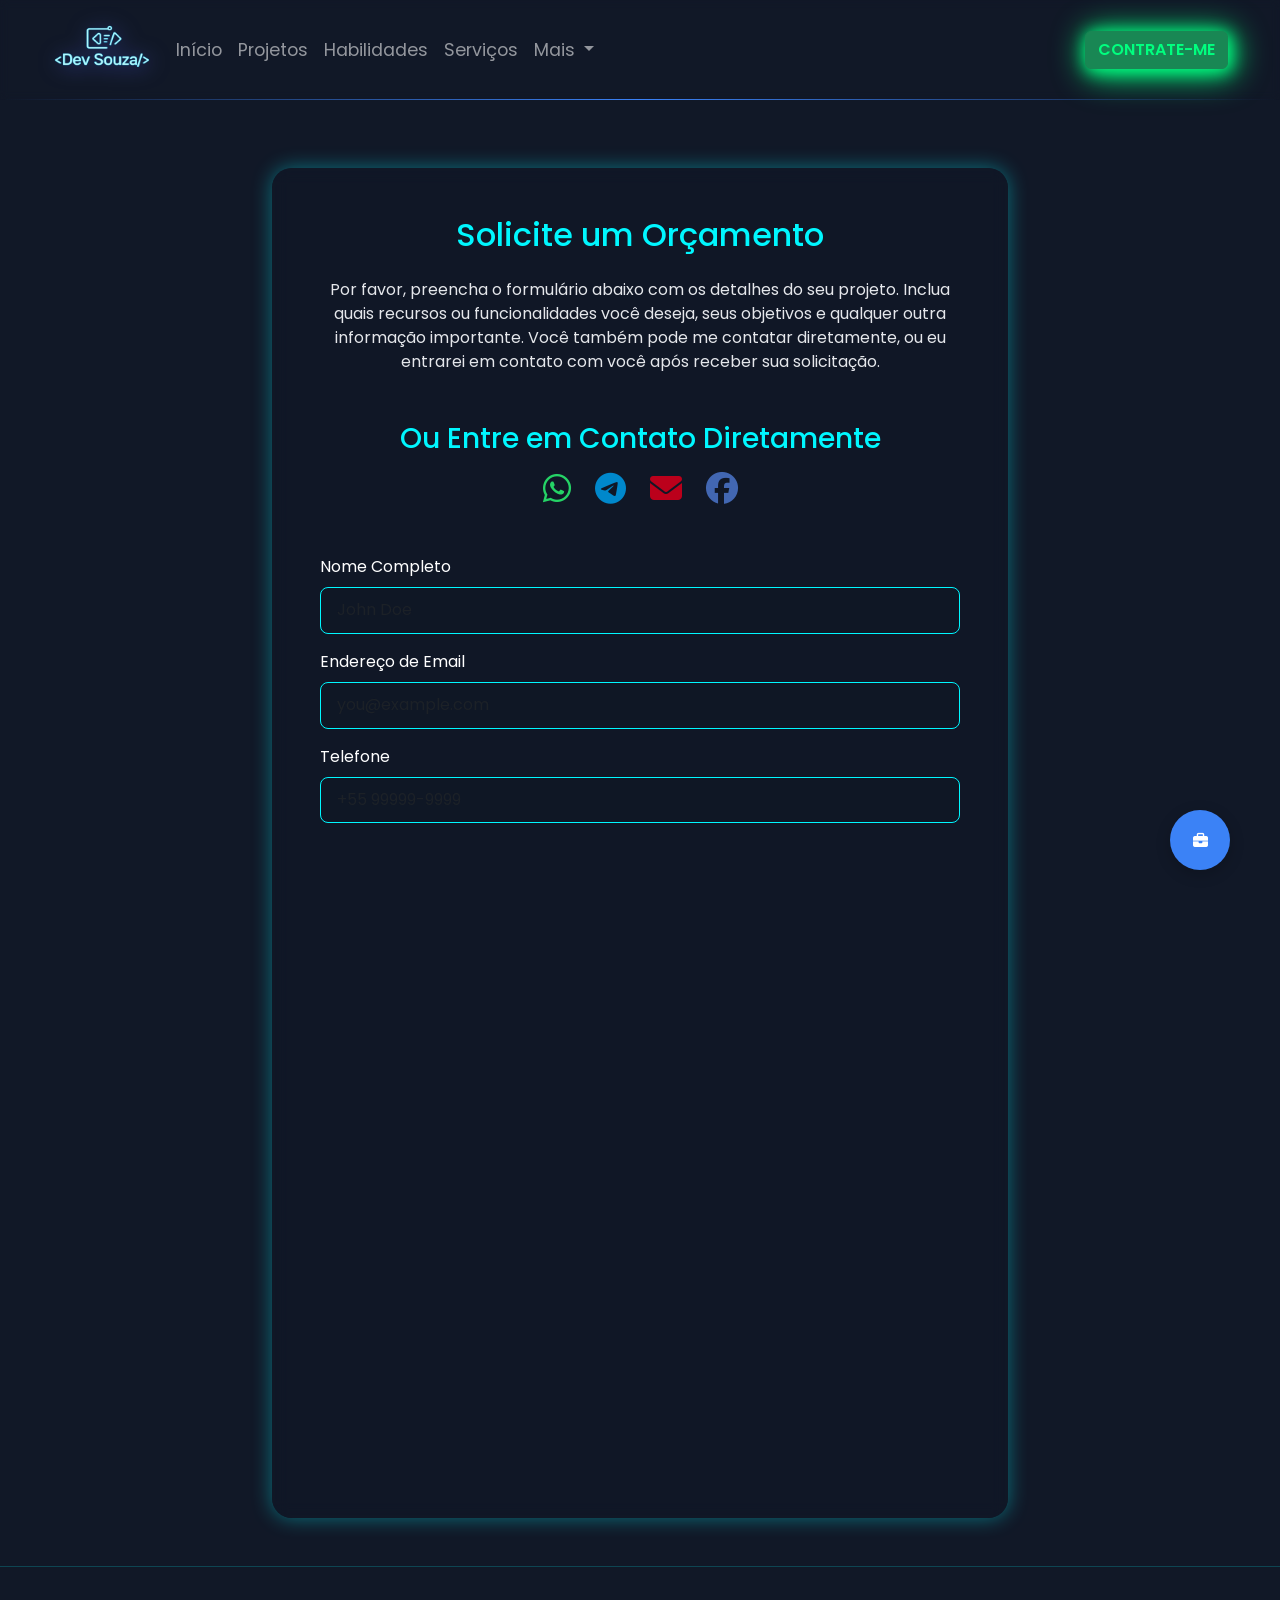
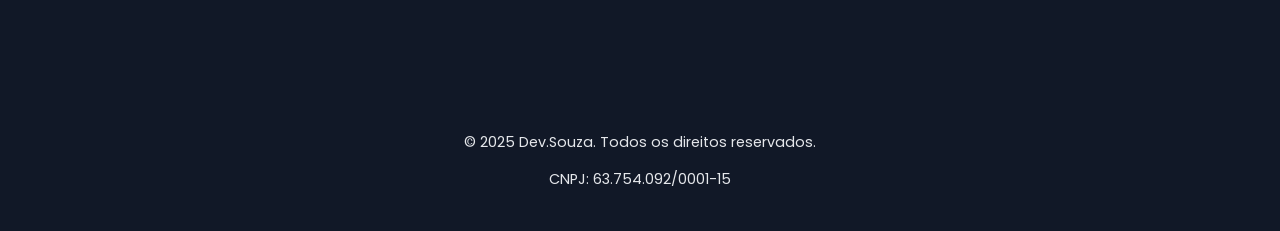
<file: budget.html>
<!DOCTYPE html>
<html>
    <head>
        <meta charset="utf-8">
        <meta http-equiv="X-UA-Compatible" content="IE=edge">
        <title>Dev.Souza | Orçamento</title>
        <meta name="description" content="">
        <meta name="viewport" content="width=device-width, initial-scale=1">
        
        <!-- Bootstrap CSS -->
        <link href="https://cdn.jsdelivr.net/npm/bootstrap@5.0.2/dist/css/bootstrap.min.css" rel="stylesheet" 
              integrity="sha384-EVSTQN3/azprG1Anm3QDgpJLIm9Nao0Yz1ztcQTwFspd3yD65VohhpuuCOmLASjC" crossorigin="anonymous">
        <!-- AOS CSS -->
        <link href="https://unpkg.com/aos@2.3.1/dist/aos.css" rel="stylesheet">
        <!-- Custom CSS -->
        <link rel="stylesheet" href="css/style.css">
        <!-- Font Awesome -->
        <link rel="stylesheet" href="https://cdnjs.cloudflare.com/ajax/libs/font-awesome/6.5.1/css/all.min.css">
        <style>
            .contact-icon-link {
                transition: transform 0.3s ease;
            }
            .contact-icon-link:hover {
                transform: scale(1.2);
            }
        </style>
    </head>
    <body>
        <header>
            <nav class="navbar navbar-expand-lg bg-transparent navbar-dark custom-navbar sticky-navbar">
                <div class="container-fluid">
                    <a class="navbar-brand" href="index.html">
                        <img src="images/logosouza3.png" width="150" height="150" alt="Dev.Souza">
                    </a>
                    <button class="navbar-toggler" type="button" data-bs-toggle="collapse" data-bs-target="#navbarSupportedContent"
                        aria-controls="navbarSupportedContent" aria-expanded="false" aria-label="Toggle navigation">
                        <span class="navbar-toggler-icon"></span>
                    </button>
                    <div class="collapse navbar-collapse" id="navbarSupportedContent">
                        <ul class="navbar-nav me-auto mb-2 mb-lg-0">
                            <li class="nav-item">
                                <a class="nav-link" aria-current="page" href="index.html">Início</a>
                            </li>
                            <li class="nav-item">
                                <a class="nav-link" href="projects.html">Projetos</a>
                            </li>
                            <li class="nav-item">
                                <a class="nav-link" href="index.html#technologies">Habilidades</a>
                            </li>
                            <li class="nav-item">
                                <a class="nav-link" href="index.html#services">Serviços</a>
                            </li>
                            <li class="nav-item dropdown">
                                <a class="nav-link dropdown-toggle" href="#" role="button" data-bs-toggle="dropdown" aria-expanded="false">
                                    Mais
                                </a>
                                <ul class="dropdown-menu dropdown-menu-dark">
                                    <li><a class="dropdown-item" href="index.html#about">Sobre</a></li>
                                    <li><a class="dropdown-item" href="#" target="_blank">Blog</a></li>
                                    <li><hr class="dropdown-divider"></li>
                                    <li><a class="dropdown-item" href="https://github.com/LinuxEater/" target="_blank">GitHub</a></li>
                                </ul>
                            </li>
                        </ul>
                        <a href="budget.html" id="hire-me" class="btn btn-outline-success active">CONTRATE-ME</a>
                    </div>
                </div>
            </nav>
        </header>

        <section id="orcamentos" class="py-5" style="background-color: #111827; color: #fff;">
            <div class="container">
                <div class="row justify-content-center">
                    <div class="col-lg-8 col-md-10">
                        <div class="quote-card p-5 rounded" data-aos="zoom-in">
                            <h2 class="text-center mb-4" style="color: #00f7ff;">Solicite um Orçamento</h2>
                            <p class="text-center mb-5" style="color: #e5e7eb;">Por favor, preencha o formulário abaixo com os detalhes do seu projeto. Inclua quais recursos ou funcionalidades você deseja, seus objetivos e qualquer outra informação importante. Você também pode me contatar diretamente, ou eu entrarei em contato com você após receber sua solicitação.</p>
        
                            <div class="contact-info-banner text-center mb-5" data-aos="fade-up" data-aos-delay="100">
                                <h3 style="color: #00f7ff;">Ou Entre em Contato Diretamente</h3>
                                <div class="d-flex justify-content-center gap-4 mt-3">
                                    <a href="https://wa.me/5538998189765" target="_blank" class="contact-icon-link">
                                        <i class="fab fa-whatsapp fa-2x" style="color: #25D366;"></i>
                                    </a>
                                    <a href="https://t.me/moisessoss" target="_blank" class="contact-icon-link">
                                        <i class="fab fa-telegram fa-2x" style="color: #0088CC;"></i>
                                    </a>
                                    <a href="mailto:moisessouzasantos001@gmail.com" class="contact-icon-link">
                                        <i class="fas fa-envelope fa-2x" style="color: #BB001B;"></i>
                                    </a>
                                    <a href="https://www.facebook.com/profile.php?id=100011995308814" target="_blank" class="contact-icon-link">
                                        <i class="fab fa-facebook fa-2x" style="color: #4267B2;"></i>
                                    </a>
                                </div>
                            </div>
                            <form class="quote-form" action="budget_success.html">
                                <div class="mb-3" data-aos="fade-up" data-aos-delay="100">
                                    <label for="fullName" class="form-label">Nome Completo</label>
                                    <input type="text" class="form-control" id="fullName" placeholder="John Doe" required>
                                </div>
                                <div class="mb-3" data-aos="fade-up" data-aos-delay="200">
                                    <label for="emailAddress" class="form-label">Endereço de Email</label>
                                    <input type="email" class="form-control" id="emailAddress" placeholder="you@example.com" required>
                                </div>
                                <div class="mb-3" data-aos="fade-up" data-aos-delay="300">
                                    <label for="phone" class="form-label">Telefone</label>
                                    <input type="tel" class="form-control" id="phone" placeholder="+55 99999-9999">
                                </div>
                                <div class="mb-3" data-aos="fade-up" data-aos-delay="400">
                                    <label for="projectType" class="form-label">Tipo de Projeto</label>
                                    <select class="form-select" id="projectType" required>
                                        <option selected disabled value="">Selecione um tipo de projeto</option>
                                        <option value="web_development">Desenvolvimento Web</option>
                                        <option value="mobile_development">Desenvolvimento Mobile</option>
                                        <option value="ui_ux_design">UI/UX Design</option>
                                        <option value="rpa_development">Desenvolvimento RPA</option>
                                        <option value="bots_chatbots_development">Desenvolvimento de Bots & Chatbots</option>
                                        <option value="consulting">Consultoria</option>
                                    </select>
                                </div>
                                <div class="mb-3" data-aos="fade-up" data-aos-delay="500">
                                    <label for="projectDetails" class="form-label">Detalhes do Projeto</label>
                                    <textarea class="form-control" id="projectDetails" rows="5" placeholder="Descreva seu projeto, funcionalidades desejadas e objetivos. Você também pode fazer perguntas. Irei analisar e entrar em contato." required></textarea>
                                </div>
                                <div class="mb-3" data-aos="fade-up" data-aos-delay="600">
                                    <label for="estimatedBudget" class="form-label">Orçamento Estimado (Opcional)</label>
                                    <input type="text" class="form-control" id="estimatedBudget" placeholder="Ex: R$1000 - R$5000">
                                </div>
                                <div class="mb-3" data-aos="fade-up" data-aos-delay="700">
                                    <label for="projectDeadline" class="form-label">Prazo do Projeto (Opcional)</label>
                                    <input type="date" class="form-control" id="projectDeadline">
                                </div>
                                <div class="mb-4" data-aos="fade-up" data-aos-delay="800">
                                    <label for="paymentMethod" class="form-label">Método de Pagamento Preferido</label>
                                    <select class="form-select" id="paymentMethod">
                                        <option selected disabled value="">Selecione um método de pagamento</option>
                                        <option value="wise">Wise</option>
                                        <option value="picpay">PicPay</option>
                                        <option value="pagseguro">PagSeguro</option>
                                        <option value="pix">Pix</option>
                                        <option value="mercadopago">MercadoPago</option>
                                    </select>
                                </div>
                                <div class="d-grid" data-aos="fade-up" data-aos-delay="900">
                                    <button type="submit" class="btn btn-neon">Enviar Pedido de Orçamento</button>
                                </div>
                            </form>
                        </div>
                    </div>
                </div>
            </div>
        </section>

        <!-- Footer e Scripts -->
        <footer id="footer" class="site-footer py-4" style="background-color: #111827; color: #e5e7eb;">
            <div class="container text-center">
                <h3 style="color: #00f7ff; text-shadow: 0 0 8px rgba(0,247,255,0.5);" data-aos="fade-up">Dev.Souza</h3>
                <ul class="footer-links list-unstyled d-flex justify-content-center gap-4 mt-3 mb-3" data-aos="fade-up" data-aos-delay="100">
                    <li><a href="index.html#about" class="footer-link">Sobre</a></li>
                    <li><a href="index.html#services" class="footer-link">Serviços</a></li>
                    <li><a href="index.html#technologies" class="footer-link">Tecnologias</a></li>
                    <li><a href="index.html#faq" class="footer-link">FAQ</a></li>
                    <li><a href="index.html#contact" class="footer-link">Contato</a></li>
                </ul>
                <div class="social-links mb-3 d-flex justify-content-center gap-4" data-aos="fade-up" data-aos-delay="200">
                    <a href="https://github.com/LinuxEater" target="_blank"><i class="fab fa-github fa-2x"></i></a>
                    <a href="https://www.linkedin.com/in/mois%C3%A9s-souza-santos/" target="_blank"><i class="fab fa-linkedin fa-2x"></i></a>
                    <a href="https://t.me/moisessoss" target="_blank"><i class="fab fa-telegram fa-2x"></i></a>
                    <a href="https://wa.me/5538998189765" target="_blank"><i class="fab fa-whatsapp fa-2x"></i></a>
                    <a href="https://www.instagram.com/moises123bbb/" target="_blank"><i class="fab fa-instagram fa-2x"></i></a>
                    <a href="https://www.facebook.com/profile.php?id=100011995308814" target="_blank"><i class="fab fa-facebook fa-2x"></i></a>
                </div>
                <p style="font-size: 0.9rem;">&copy; 2025 Dev.Souza. Todos os direitos reservados.</p>
                <p style="font-size: 0.9rem;">CNPJ: 63.754.092/0001-15</p>
            </div>
        </footer>

        <!-- Scripts -->
        <script src="https://cdn.jsdelivr.net/npm/bootstrap@5.0.2/dist/js/bootstrap.bundle.min.js" 
                integrity="sha384-MrcW6ZMFYlzcLA8Nl+NtUVF0sA7MsXsP1UyJoMp4YLEuNSfAP+JcXn/tWtIaxVXM" crossorigin="anonymous"></script>
        <script src="https://unpkg.com/aos@2.3.1/dist/aos.js"></script>
        <script src="js/script.js" defer></script>
        <script src="js/particles.min.js" defer></script>
        <script src="js/app.js" defer></script>
        <script>
            AOS.init();
        </script>
        <!-- Floating Button -->
        <a href="projects.html" class="float-btn">
            <span class="float-btn-tooltip">Veja meus principais projetos</span>
            <i class="fa-solid fa-briefcase"></i>
        </a>
    </body>
</html>
</file>
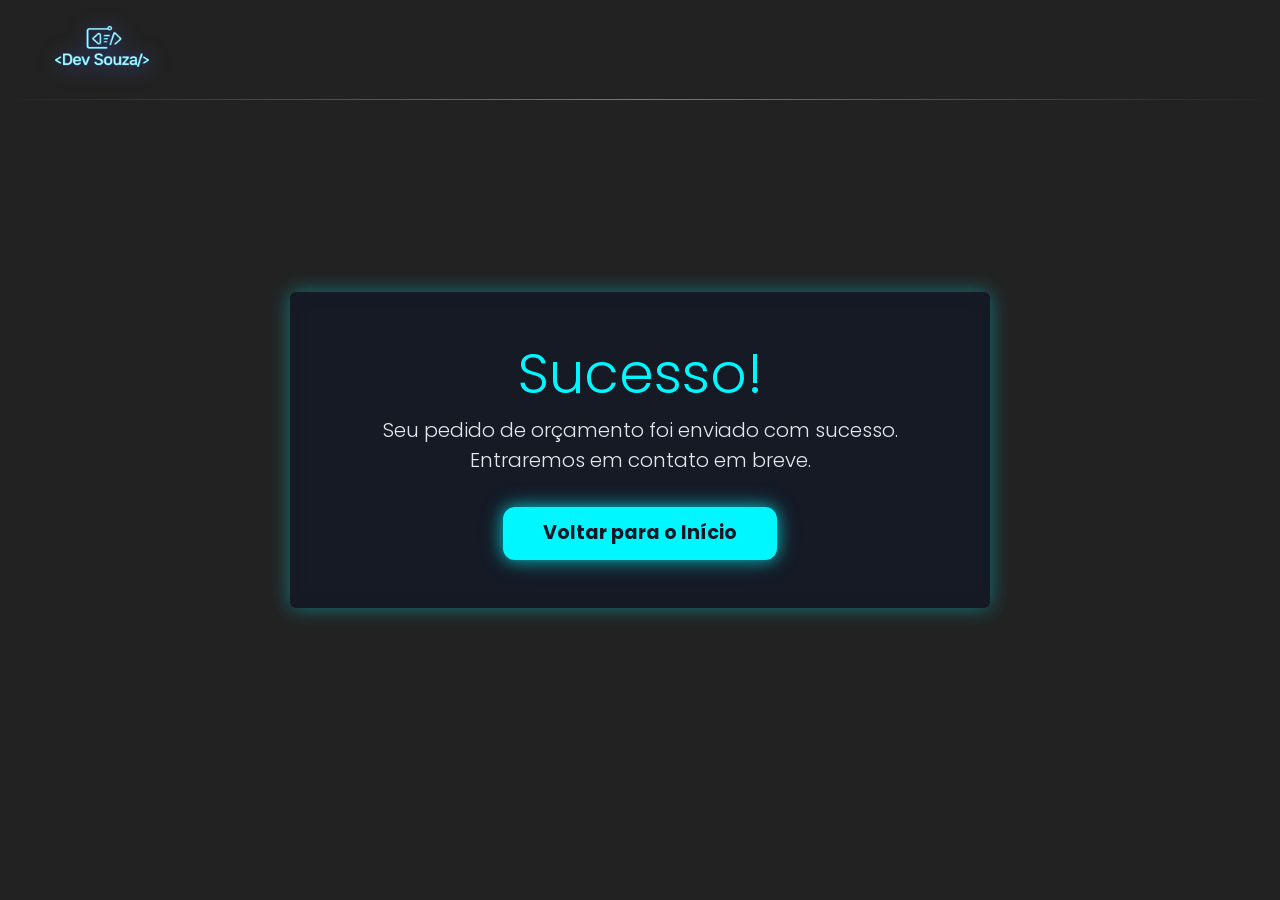
<file: budget_success.html>
<!DOCTYPE html>
<html>
<head>
    <meta charset="utf-8">
    <meta http-equiv="X-UA-Compatible" content="IE=edge">
    <title>Dev.Souza | Orçamento Enviado</title>
    <meta name="description" content="">
    <meta name="viewport" content="width=device-width, initial-scale=1">
    <link href="https://cdn.jsdelivr.net/npm/bootstrap@5.0.2/dist/css/bootstrap.min.css" rel="stylesheet" integrity="sha384-EVSTQN3/azprG1Anm3QDgpJLIm9Nao0Yz1ztcQTwFspd3yD65VohhpuuCOmLASjC" crossorigin="anonymous">
    <link rel="stylesheet" href="css/style.css">
</head>
<body>
    <header>
        <nav class="navbar navbar-expand-lg bg-transparent navbar-dark custom-navbar sticky-navbar">
            <div class="container-fluid">
                <a class="navbar-brand" href="index.html"><img src="images/logosouza3.png" width="150" height="150" atl="Dev.Souza"></a>
            </div>
        </nav>
    </header>

    <section class="success-section py-5 pt-5" style="background-color: #222; color: #fff; min-height: 100vh; display: flex; align-items: center; justify-content: center;">
        <div class="container text-center">
            <div class="success-card mx-auto p-5 rounded" style="max-width: 700px; background: rgba(17, 24, 39, 0.7); backdrop-filter: blur(8px); box-shadow: 0 0 20px rgba(0,247,255,0.4);">
                <h1 class="display-4" style="color: #00f7ff;">Sucesso!</h1>
                <p class="lead" style="color: #e5e7eb;">Seu pedido de orçamento foi enviado com sucesso. Entraremos em contato em breve.</p>
                <a href="index.html" class="btn btn-neon mt-3">Voltar para o Início</a>
            </div>
        </div>
    </section>

    <script src="https://unpkg.com/aos@2.3.1/dist/aos.js"></script>
    <script>
        AOS.init();
    </script>
</body>
</html>
</file>
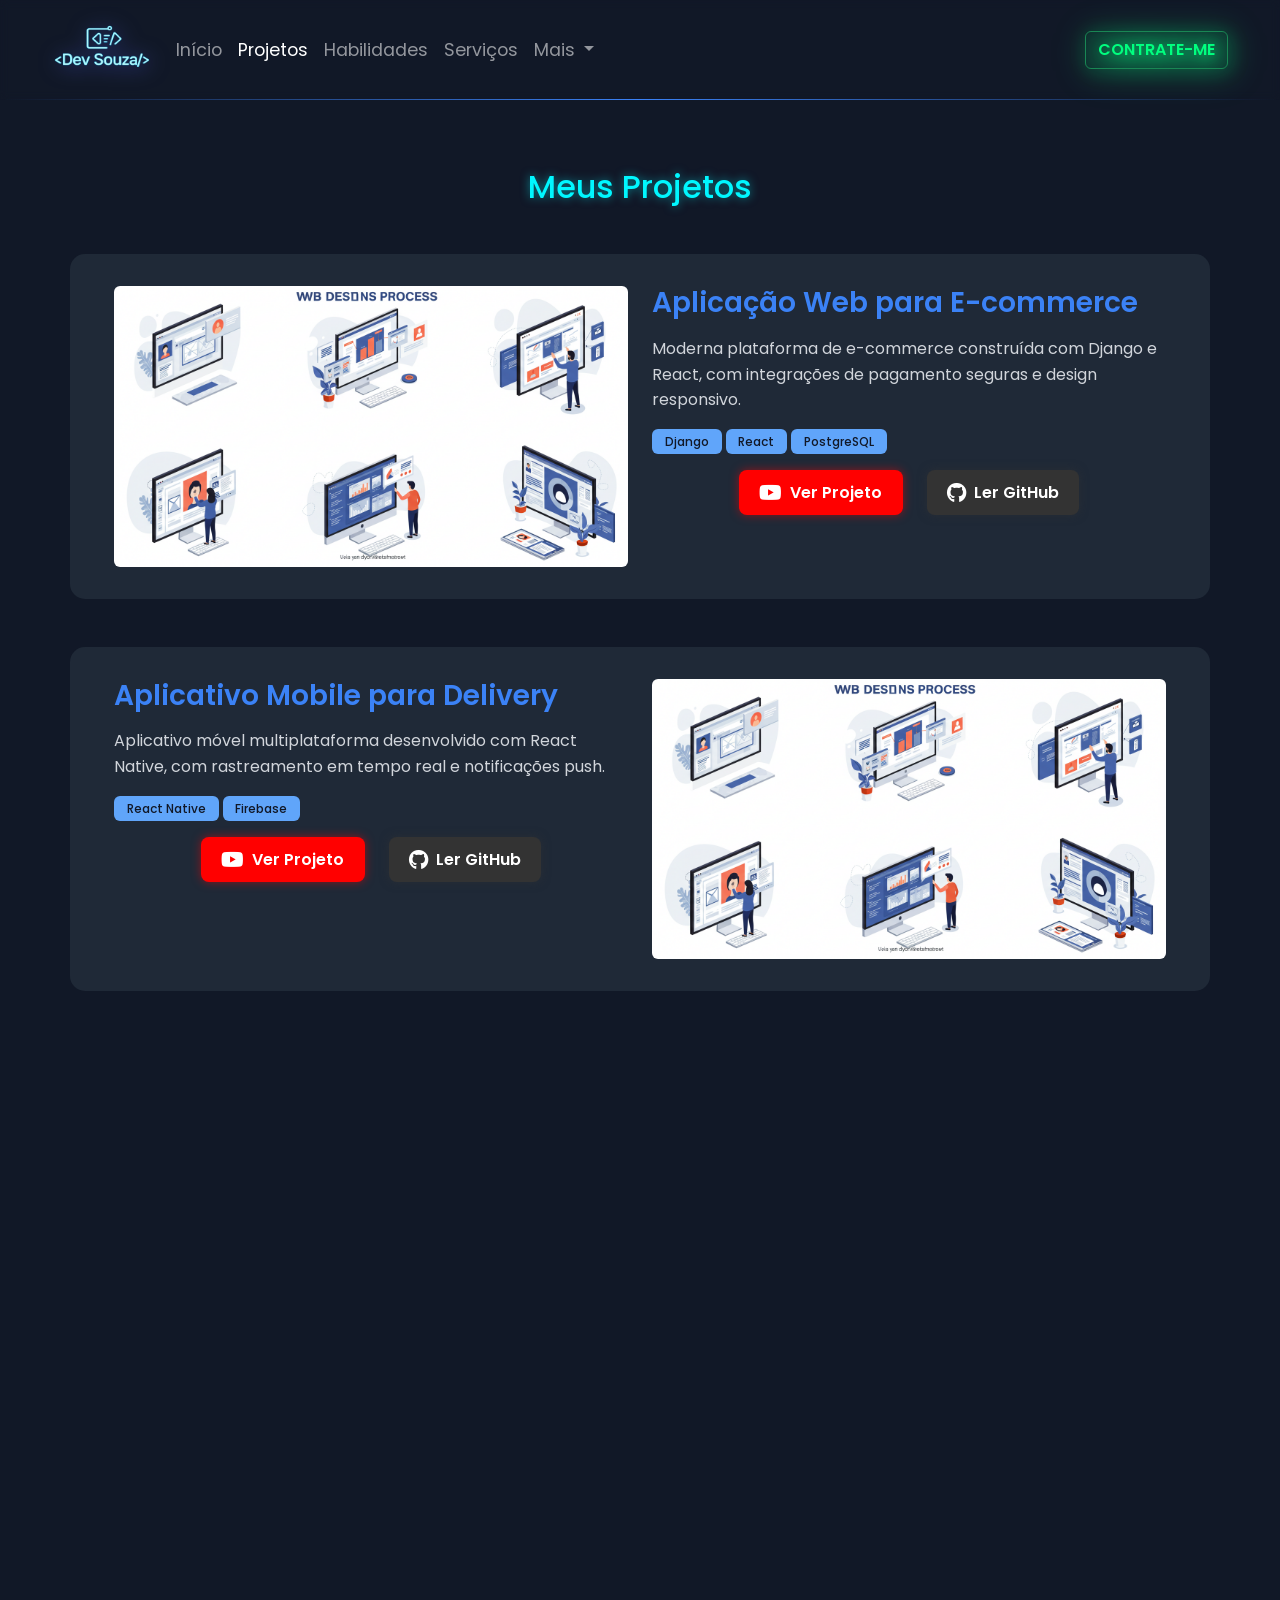
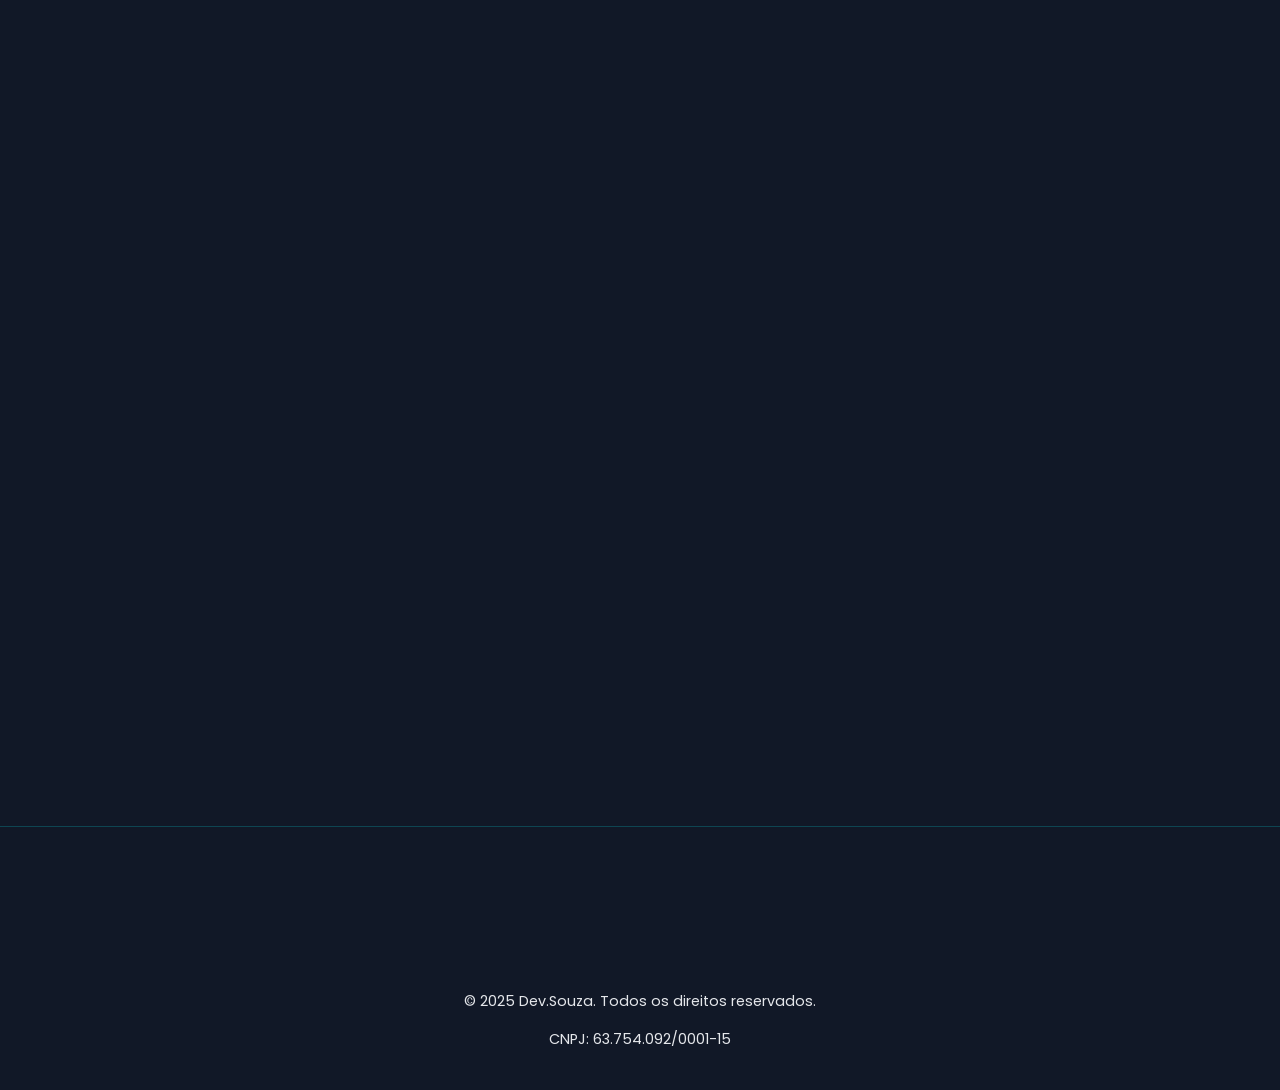
<file: projects.html>
<!DOCTYPE html>
<html>
    <head>
        <meta charset="utf-8">
        <meta http-equiv="X-UA-Compatible" content="IE=edge">
        <title>Dev.Souza | Projetos</title>
        <meta name="description" content="">
        <meta name="viewport" content="width=device-width, initial-scale=1">
        
        <!-- Bootstrap CSS -->
        <link href="https://cdn.jsdelivr.net/npm/bootstrap@5.0.2/dist/css/bootstrap.min.css" rel="stylesheet" 
              integrity="sha384-EVSTQN3/azprG1Anm3QDgpJLIm9Nao0Yz1ztcQTwFspd3yD65VohhpuuCOmLASjC" crossorigin="anonymous">
        <!-- AOS CSS -->
        <link href="https://unpkg.com/aos@2.3.1/dist/aos.css" rel="stylesheet">
        <!-- Custom CSS -->
        <link rel="stylesheet" href="css/style.css">
        <!-- Font Awesome -->
        <link rel="stylesheet" href="https://cdnjs.cloudflare.com/ajax/libs/font-awesome/6.5.1/css/all.min.css">
    </head>
    <body class="project-page">
        <header>
            <nav class="navbar navbar-expand-lg bg-transparent navbar-dark custom-navbar sticky-navbar">
                <div class="container-fluid">
                    <a class="navbar-brand" href="index.html">
                        <img src="images/logosouza3.png" width="150" height="150" alt="Dev.Souza">
                    </a>
                    <button class="navbar-toggler" type="button" data-bs-toggle="collapse" data-bs-target="#navbarSupportedContent"
                        aria-controls="navbarSupportedContent" aria-expanded="false" aria-label="Toggle navigation">
                        <span class="navbar-toggler-icon"></span>
                    </button>
                    <div class="collapse navbar-collapse" id="navbarSupportedContent">
                        <ul class="navbar-nav me-auto mb-2 mb-lg-0">
                            <li class="nav-item">
                                <a class="nav-link" aria-current="page" href="index.html">Início</a>
                            </li>
                            <li class="nav-item">
                                <a class="nav-link active" href="projects.html">Projetos</a>
                            </li>
                            <li class="nav-item">
                                <a class="nav-link" href="index.html#technologies">Habilidades</a>
                            </li>
                            <li class="nav-item">
                                <a class="nav-link" href="index.html#services">Serviços</a>
                            </li>
                            <li class="nav-item dropdown">
                                <a class="nav-link dropdown-toggle" href="#" role="button" data-bs-toggle="dropdown" aria-expanded="false">
                                    Mais
                                </a>
                                <ul class="dropdown-menu dropdown-menu-dark">
                                    <li><a class="dropdown-item" href="index.html#about">Sobre</a></li>
                                    <li><a class="dropdown-item" href="#" target="_blank">Blog</a></li>
                                    <li><hr class="dropdown-divider"></li>
                                    <li><a class="dropdown-item" href="https://github.com/LinuxEater/" target="_blank">GitHub</a></li>
                                </ul>
                            </li>
                        </ul>
                        <a href="budget.html" id="hire-me" class="btn btn-outline-success">CONTRATE-ME</a>
                    </div>
                </div>
            </nav>
        </header>

        <section id="projects" class="py-5" style="margin-top: 120px;">
            <div class="container">
                <h2 class="projects-title text-center mb-5" data-aos="fade-up">Meus Projetos</h2>

                <!-- Project 1 -->
                <div class="row project-section mb-5" data-aos="fade-right">
                    <div class="col-md-6">
                        <img src="images/project1.jpg" class="img-fluid rounded" alt="Project 1">
                    </div>
                    <div class="col-md-6">
                        <h3 class="project-title">Aplicação Web para E-commerce</h3>
                        <p class="project-description">Moderna plataforma de e-commerce construída com Django e React, com integrações de pagamento seguras e design responsivo.</p>
                        <div class="technologies-used">
                            <span class="badge bg-secondary">Django</span>
                            <span class="badge bg-secondary">React</span>
                            <span class="badge bg-secondary">PostgreSQL</span>
                        </div>
                        <div class="project-buttons mt-3">
                            <a href="#" class="btn btn-youtube me-2"><i class="fab fa-youtube fa-lg"></i> Ver Projeto</a>
                            <a href="#" class="btn btn-github"><i class="fab fa-github fa-lg"></i> Ler GitHub</a>
                        </div>
                    </div>
                </div>

                <!-- Project 2 -->
                <div class="row project-section mb-5" data-aos="fade-left">
                    <div class="col-md-6 order-md-2">
                        <img src="images/project1.jpg" class="img-fluid rounded" alt="Project 2">
                    </div>
                    <div class="col-md-6 order-md-1">
                        <h3 class="project-title">Aplicativo Mobile para Delivery</h3>
                        <p class="project-description">Aplicativo móvel multiplataforma desenvolvido com React Native, com rastreamento em tempo real e notificações push.</p>
                        <div class="technologies-used">
                            <span class="badge bg-secondary">React Native</span>
                            <span class="badge bg-secondary">Firebase</span>
                        </div>
                        <div class="project-buttons mt-3">
                            <a href="#" class="btn btn-youtube me-2"><i class="fab fa-youtube fa-lg"></i> Ver Projeto</a>
                            <a href="#" class="btn btn-github"><i class="fab fa-github fa-lg"></i> Ler GitHub</a>
                        </div>
                    </div>
                </div>

                <!-- Project 3 -->
                <div class="row project-section mb-5" data-aos="fade-right">
                    <div class="col-md-6">
                        <img src="images/project1.jpg" class="img-fluid rounded" alt="Project 3">
                    </div>
                    <div class="col-md-6">
                        <h3 class="project-title">Ferramenta de Automação RPA</h3>
                        <p class="project-description">Solução de automação de processos robóticos usando Python e frameworks RPA para automatizar tarefas de negócios repetitivas.</p>
                        <div class="technologies-used">
                            <span class="badge bg-secondary">Python</span>
                            <span class="badge bg-secondary">RPA</span>
                        </div>
                        <div class="project-buttons mt-3">
                            <a href="#" class="btn btn-youtube me-2"><i class="fab fa-youtube fa-lg"></i> Ver Projeto</a>
                            <a href="#" class="btn btn-github"><i class="fab fa-github fa-lg"></i> Ler GitHub</a>
                        </div>
                    </div>
                </div>

                <!-- Project 4 -->
                <div class="row project-section mb-5" data-aos="fade-left">
                    <div class="col-md-6 order-md-2">
                        <img src="images/project1.jpg" class="img-fluid rounded" alt="Project 4">
                    </div>
                    <div class="col-md-6 order-md-1">
                        <h3 class="project-title">Desenvolvimento de Chatbot & Bots</h3>
                        <p class="project-description">Bots e chatbots inteligentes construídos com Node.js e Python para aprimorar o suporte ao cliente e automatizar fluxos de trabalho.</p>
                        <div class="technologies-used">
                            <span class="badge bg-secondary">Node.js</span>
                            <span class="badge bg-secondary">Python</span>
                            <span class="badge bg-secondary">Dialogflow</span>
                        </div>
                        <div class="project-buttons mt-3">
                            <a href="#" class="btn btn-youtube me-2"><i class="fab fa-youtube fa-lg"></i> Ver Projeto</a>
                            <a href="#" class="btn btn-github"><i class="fab fa-github fa-lg"></i> Ler GitHub</a>
                        </div>
                    </div>
                </div>

                <!-- Project 5 -->
                <div class="row project-section mb-5" data-aos="fade-right">
                    <div class="col-md-6">
                        <img src="images/project1.jpg" class="img-fluid rounded" alt="Project 5">
                    </div>
                    <div class="col-md-6">
                        <h3 class="project-title">Painel de Administração</h3>
                        <p class="project-description">Painel de administração interativo construído com Angular e Chart.js para visualizar métricas da empresa em tempo real.</p>
                        <div class="technologies-used">
                            <span class="badge bg-secondary">Angular</span>
                            <span class="badge bg-secondary">Chart.js</span>
                            <span class="badge bg-secondary">Firebase</span>
                        </div>
                        <div class="project-buttons mt-3">
                            <a href="#" class="btn btn-youtube me-2"><i class="fab fa-youtube fa-lg"></i> Ver Projeto</a>
                            <a href="#" class="btn btn-github"><i class="fab fa-github fa-lg"></i> Ler GitHub</a>
                        </div>
                    </div>
                </div>

                <div class="mt-5 text-center" data-aos="fade-up" data-aos-delay="1000">
                    <h3 class="more-projects-title">Quer ver mais projetos como este?</h3>
                    <p class="more-projects-desc">Siga meu blog pessoal para explorar vídeos, imagens e documentação completa de todo o meu trabalho.</p>
                    <a href="#" class="btn btn-more-projects">Visite Meu Blog</a>
                </div>
            </div>
        </section>

        <!-- Footer e Scripts -->
        <footer id="footer" class="site-footer py-4" style="background-color: #111827; color: #e5e7eb;">
            <div class="container text-center">
                <h3 style="color: #00f7ff; text-shadow: 0 0 8px rgba(0,247,255,0.5);" data-aos="fade-up">Dev.Souza</h3>
                <ul class="footer-links list-unstyled d-flex justify-content-center gap-4 mt-3 mb-3" data-aos="fade-up" data-aos-delay="100">
                    <li><a href="index.html#about" class="footer-link">Sobre</a></li>
                    <li><a href="index.html#services" class="footer-link">Serviços</a></li>
                    <li><a href="index.html#technologies" class="footer-link">Tecnologias</a></li>
                    <li><a href="index.html#faq" class="footer-link">FAQ</a></li>
                    <li><a href="index.html#contact" class="footer-link">Contato</a></li>
                </ul>
                <div class="social-links mb-3 d-flex justify-content-center gap-4" data-aos="fade-up" data-aos-delay="200">
                    <a href="https://github.com/LinuxEater" target="_blank"><i class="fab fa-github fa-2x"></i></a>
                    <a href="https://www.linkedin.com/in/mois%C3%A9s-souza-santos/" target="_blank"><i class="fab fa-linkedin fa-2x"></i></a>
                    <a href="https://t.me/moisessoss" target="_blank"><i class="fab fa-telegram fa-2x"></i></a>
                    <a href="https://wa.me/5538998189765" target="_blank"><i class="fab fa-whatsapp fa-2x"></i></a>
                    <a href="https://www.instagram.com/moises123bbb/" target="_blank"><i class="fab fa-instagram fa-2x"></i></a>
                    <a href="https://www.facebook.com/profile.php?id=100011995308814" target="_blank"><i class="fab fa-facebook fa-2x"></i></a>
                </div>
                <p style="font-size: 0.9rem;">&copy; 2025 Dev.Souza. Todos os direitos reservados.</p>
                <p style="font-size: 0.9rem;">CNPJ: 63.754.092/0001-15</p>
            </div>
        </footer>

        <!-- Scripts -->
        <script src="https://cdn.jsdelivr.net/npm/bootstrap@5.0.2/dist/js/bootstrap.bundle.min.js" 
                integrity="sha384-MrcW6ZMFYlzcLA8Nl+NtUVF0sA7MsXsP1UyJoMp4YLEuNSfAP+JcXn/tWtIaxVXM" crossorigin="anonymous"></script>
        <script src="https://unpkg.com/aos@2.3.1/dist/aos.js"></script>
        <script src="js/script.js" defer></script>
        <script src="js/particles.min.js" defer></script>
        <script>
            AOS.init();
        </script>
        <!-- Floating Button -->
        <a href="projects.html" class="float-btn">
            <span class="float-btn-tooltip">Veja meus principais projetos</span>
            <i class="fa-solid fa-briefcase"></i>
        </a>
    </body>
</html>
</file>
<file: css/style.css>
@import url('https://fonts.googleapis.com/css2?family=Roboto:ital,wght@0,100..900;1,100..900&display=swap');
@import url('https://fonts.googleapis.com/css2?family=Poppins:wght@300;400;500;600;700&display=swap');

*{
    box-sizing: border-box;
    margin: 0;
    padding: 0;
    font-family: 'Poppins', sans-serif;
}

body {
    background: #f0f0f0;
    color: #333;
}

header {
    text-align: center;
    width: 100%;
    color: white;
}

:root {
  /* Backgrounds */
  --color-bg-dark: #111827;   /* fundo principal, quase azul escuro */
  --color-bg-light: #1f2937;  /* fundo secundário (cinza/azul médio) */
  
  /* Textos */
  --color-text-primary: #f9fafb; /* texto principal (quase branco) */
  --color-text-secondary: #d1d5db; /* cinza claro para subtítulos */
  --color-text-muted: #9ca3af; /* texto desativado */

  /* Acentos (azulados) */
  --color-accent: #3b82f6;   /* azul principal (Tailwind blue-500) */
  --color-accent-hover: #2563eb; /* azul mais forte para hover */
  --color-accent-light: #60a5fa; /* azul mais claro para detalhes */

  /* Feedback */
  --color-success: #10b981; /* verde */
  --color-warning: #f59e0b; /* amarelo */
  --color-danger: #ef4444;  /* vermelho */

  /* Bordas e separadores */
  --color-border: #374151; /* cinza escuro */
  --color-border-light: #4b5563;
}

body{
    margin: 0;
    padding: 0;
    font-family: 'Poppins', sans-serif;
    background-color: var(--color-bg-dark);

}

html {
    scroll-behavior: smooth; 
}


.custom-navbar {
  position: fixed;
  top: 0;
  left: 0;
  width: 100%;
  z-index: 100;
  padding-top: 0 !important;
  padding-bottom: 0 !important;
  padding-left: 2.5rem;
  padding-right: 2.5rem;
  backdrop-filter: blur(4px);
  color: var(--color-text-primary);
  transition: top 0.3s ease;
}

.custom-navbar .nav-link {
  font-size: 1.1rem !important; 
}

/* Gradiente como borda */
.custom-navbar::after {
  content: '';
  position: absolute;
  bottom: 0;
  left: 0;
  height: 1px;
  width: 100%;
  background: linear-gradient(to right, transparent, var(--color-accent), transparent);
  pointer-events: none;
}

.custom-navbar.sticky {
  position: fixed;
}

.container-fluid img {
    width: 100px;
    height: 90px;
    filter: drop-shadow(2px 2px 10px rgba(79, 95, 236, 0.6));
    transition: all 0.3s ease;
}

.container-fluid img:hover {
    transform: scale(1.1);
}

#hire-me{
    filter: drop-shadow(2px 2px 8px #00ff7f) drop-shadow(2px 2px 15px #00ff7f);
    font-weight: 600;
    color: #00ff7f;
    transition: all 0.3s ease-in-out;
}

#hire-me:hover{
    color: #fff;
    transform: scale(1.1);

}


#hero{
    height: 100vh;
    display: flex;
    flex-direction: column;
    justify-content: center;
    align-items: center;
    text-align: center;
    position: relative; /* Adicionado para posicionamento absoluto dos filhos */
    overflow: hidden; /* Garante que as partículas não transbordem */
}

#particles-js {
    position: absolute;
    width: 100%;
    height: 100%;
    top: 0;
    left: 0;
    z-index: 0; /* Garante que as partículas fiquem no fundo */
}

/* Ajusta o z-index para o conteúdo da hero section ficar acima das partículas */
#hero > *:not(#particles-js) {
    position: relative;
    z-index: 1;
}

#typewriter {
  border-right: 2px solid #3b82f6; /* cor do cursor */
  padding-right: 5px;
  white-space: nowrap;
  overflow: hidden;
  display: inline-block;
}

.bouncing-logo img{
  width: 150px;
  height: 150px;
  border-radius: 2rem;
  filter: drop-shadow(0 0 0.75rem #3b82f6);
  margin: 1rem;
  animation: bounce 2s infinite;
}

@keyframes bounce {
  0%, 100% {
    transform: translateY(0);
  }
  50% {
    transform: translateY(-20px);
  }
}

.text-title h1{
    font-size: 4.5rem;
    font-weight: 900;
    font-family: 'Roboto';
    color: var(--color-accent);
}

.text-title-sub h2{
    font-size: 2rem;
    font-weight: 900;
    font-family: 'Roboto';
    color: rgb(59,130,246);
}

.text-title-pa p{
    font-size: 1.5rem;
    font-weight: 500;
    margin-top: 20px;
    font-family: 'Roboto';
    color: rgb(75 85 99);
}

.creed-boxes{
    display: flex;
    justify-content: center;
    align-items: center;
}

.creed-box {
    margin: 0.5rem;
    padding: 0.6rem 1.5rem;
    display: flex;
    justify-content: center;
    align-items: center;
    text-align: center;
    border-radius: 25px;
    background-color: #111827; /* fundo escuro harmonioso */
    color: #00f7ff; /* azul neon para destacar o texto */
    font-weight: 600;
    font-size: 0.95rem;
    letter-spacing: 0.5px;
    box-shadow: 0 0 12px rgba(0, 247, 255, 0.5); /* glow azul neon */
    transition: transform 0.3s ease, box-shadow 0.3s ease, color 0.3s ease;
    cursor: pointer;
}

.creed-box:hover {
    transform: translateY(-4px) scale(1.05);
    box-shadow: 0 0 20px rgba(0, 247, 255, 0.8);
    color: #ffffff; /* muda o texto no hover para mais destaque */
}

.creed-box p{
    font-size: 1.2rem;      /* tamanho legível */
    font-weight: 500;     /* semi-bold, dá presença sem exagero */
    margin: 0;            /* remove margens padrão do <p> */
    line-height: 1.4;
}

.btn-ctr{
    margin-top: 2rem;
    border: solid 1px #60a5fa;
    color: #60a5fa;
    padding: 1rem 2.5rem;
    border-radius: .5rem;
    transition: all 0.3s ease-in-out;
}

.btn-ctr a{
    font-size: 1.5rem;
    font-weight: bolder;
    filter: drop-shadow(4px 4px 10px rgb(17, 99, 231));
}

.btn-ctr:hover{
    background-color: #60a5fa;
    color: #f7f7f8;
    cursor: pointer;
    box-shadow: 4px 4px 10px #60a5fa;
    transform: scale(1.1);
}

/* Responsividade do Hero Section */
@media (max-width: 1024px) {
    #hero{
        margin-top: 100px;
    }

    #hero .text-title h1 {
        font-size: 2.5rem;
    }
    #hero .text-title-sub h2 {
        font-size: 1.3rem;
    }
    #hero .text-title-pa p {
        font-size: 1rem;
        max-width: 80%;
    }
    .creed-box {
        padding: 0.6rem 1.5rem;
        font-size: 0.95rem;
    }
    .btn-ctr a {
        font-size: 1.1rem;
        padding: 0.7rem 1.5rem;
    }
}

@media (max-width: 768px) {
    #hero {
        margin-top: 100px;
        padding: 4rem 1rem;
    }
    #hero .text-title h1 {
        font-size: 2rem;
    }
    #hero .text-title-sub h2 {
        font-size: 1.1rem;
    }
    #hero .text-title-pa p {
        font-size: 0.95rem;
        max-width: 90%;
    }
    .creed-boxes {
        flex-wrap: wrap;
        gap: 0.8rem;
    }
    .creed-box {
        padding: 0.5rem 1rem;
        font-size: 0.9rem;
    }
    .btn-ctr a {
        font-size: 1rem;
        padding: 0.65rem 1.2rem;
    }
}

@media (max-width: 480px) {
    #hero{
        margin-top: 100px;
    }

    #hero {
        height: auto;
        padding: 3rem 1rem;
        padding-top: 15rem;
    }
    #hero .text-title h1 {
        font-size: 1.8rem;
    }
    #hero .text-title-sub h2 {
        font-size: 1rem;
    }
    #hero .text-title-pa p {
        font-size: 0.9rem;
        max-width: 95%;
    }
    .creed-boxes {
        flex-direction: column;
        gap: 0.6rem;
    }
}


/* about me*/

#about{
    background-color: #374151;
    width: 100%;
    height: auto;
    padding: 4rem 2rem;
    color: white;
    display: flex;
    flex-direction: column;
    justify-content: center;
    align-items: center;
}

#about h1,h2{
    margin-left: 2rem;
    margin-right: 2rem;
}

#about > h1{
    font-size: 4rem;
    font-weight: 600;
}

#about > h2{
    font-size: 2rem;
    font-weight: 500;
}

.about-image{
    display: flex;
    justify-content: center;
    align-items: center;
    width: 280px;
    height: 280px;
    border-radius: 50%;
    box-shadow: 0 2px 6px rgba(7, 7, 7, 0.25);
    animation: rotate-card 5s linear infinite;
}

@keyframes rotate-card {
  0% {
    transform: scale(1.1);
    filter: drop-shadow(0 0 10px #00f7ff);
  }
  25% {
    transform: scale(1.2);
    filter: drop_shadow(0 0 20px #00f7ff);
  }
  50% {
    transform: scale(1.1);
    filter: drop-shadow(0 0 15px #00f7ff);
  }
  75% {
    transform: scale(1.2);
    filter: drop-shadow(0 0 25px #00f7ff);
  }
  100% {
    transform: scale(1.1);
    filter: drop-shadow(0 0 10px #00f7ff);
  }
}


.about-image img{
    width: 280px;
    height: 280px;
    border-radius: 50%;
}

.about-section{
    display: flex !important;
    justify-content: center;
    align-items: center;
    padding: 2rem 4rem;
    margin-top: 2rem;
}

.about-item{
    margin-right: 5rem;
}

.about-item h4{
    font-size: 1.8rem;
    font-weight: 600;
}

.about-item p{
    font-size: 1.1rem;
    line-height: 1.5rem;
    letter-spacing: 1px;
}

.about-small{
    display: flex;
    justify-content: center;
    align-items: center;
}

.box-item {
    margin: 1.5rem 2rem;
    display: flex;
    height: 7rem;
    flex-direction: column;
    justify-content: center;
    align-items: center;
    text-align: center; /* centraliza textos menores */
    padding: 1rem 1.5rem;
    border-radius: 12px;
    background: rgba(17, 24, 39, 0.6); /* fundo escuro translúcido (#111827) */
    backdrop-filter: blur(6px); /* efeito glassmorphism */
    box-shadow: 0 0 12px rgba(0, 247, 255, 0.3); /* glow azul neon */
    transition: transform 0.3s ease, box-shadow 0.3s ease;
}

.box-item:hover {
    transform: translateY(-6px) scale(1.05);
    box-shadow: 0 0 18px rgba(0, 247, 255, 0.6);
    cursor: pointer;
}

.box-item p {
    color: var(--color-accent);
    font-size: 2.8rem;
    font-weight: 900;
    margin: 1rem;
    margin-left: 10px;
    text-shadow: 0 0 8px rgba(0, 247, 255, 0.4); /* destaque neon */
}

.box-item small {
    letter-spacing: 1px;
    font-weight: 600;
    font-size: 0.95rem;
    color: #e5e7eb; /* cinza claro */
}

/* Tablet screens (768px and below) */
@media (max-width: 768px) {
  .about-section {
    flex-direction: column; /* Stack text and image vertically */
    padding: 1.5rem 2rem;
  }

  .about-item {
    margin-right: 0; /* Remove margin for vertical layout */
    text-align: center; /* Center text for better mobile appearance */
  }

  .about-small {
    flex-direction: column; /* Stack stats vertically */
    gap: 1rem;
  }

  .box-item {
    margin: 1rem 0;
    width: 80%; /* Ensure boxes don’t stretch too wide */
    max-width: 200px;
  }
}

/* Mobile screens (640px and below) */
@media (max-width: 640px) {
  #about {
    padding: 2rem 1rem; /* Reduce padding */
  }

  #about > h1 {
    font-size: 2.5rem; /* Smaller heading */
  }

  #about > h2 {
    font-size: 1.5rem;
    text-align: center;
  }

  .about-item h4 {
    font-size: 1.5rem;
  }

  .about-item p {
    font-size: 1rem;
    line-height: 1.4rem;
  }

  .about-image{
    background-color: none;
  }

  .about-image, .about-image img {
    width: 200px; /* Smaller image for mobile */
    height: 200px;
    margin-top: 20px;
  }

  .box-item p {
    font-size: 2rem; /* Smaller font for stats */
  }

  .box-item small {
    font-size: 0.85rem;
  }

  .about-section {
    padding: 1rem; /* Reduce padding further */
    margin-top: 1rem;
  }
}

/* Extra small screens (480px and below) */
@media (max-width: 480px) {
  #about > h1 {
    font-size: 2rem;
  }

  #about > h2 {
    font-size: 1.25rem;
  }

  .about-item h4 {
    font-size: 1.25rem;
  }

  .about-item p {
    font-size: 0.9rem;
    letter-spacing: 0.5px;
  }

  .about-image, .about-image img {
    width: 160px;
    height: 160px;
  }

  .box-item {
    padding: 0.75rem;
    height: 6rem;
  }

  .box-item p {
    font-size: 1.8rem;
    margin: 0.5rem;
  }
}

/* services section */
#services {
    padding: 4rem 2rem;
    background-color: var(--color-bg-dark); /* escuro, combina com o body #333 */
    color: #fff;
    text-align: center;
}

#services h1{
    font-size: 4rem !important;
    font-weight: 600 !important;
}

#services h2 {
    font-size: 4rem;
    margin-bottom: 0.5rem;
    color: white;
    font-weight: 600;
}

#services .subtitle {
    font-size: 1.2rem;
    margin-bottom: 2rem;
    color: #ccc;
    letter-spacing: 0.5px;
}

.services-container {
    display: flex;
    flex-wrap: wrap;
    justify-content: center;
    gap: 2rem;
}

.service-card {
    background: #111827;
    border-radius: 15px;
    padding: 1.5rem;
    width: 280px; /* ajustado para caber 6 cards lado a lado em telas grandes */
    box-shadow: 0 0 12px rgba(0, 247, 255, 0.4);
    transition: transform 0.3s ease, box-shadow 0.3s ease;
}

.service-card:hover {
    transform: translateY(-6px) scale(1.05);
    cursor: pointer;
    box-shadow: 0 0 20px rgba(0, 247, 255, 0.7);
}

.service-card h3 {
    color: #00f7ff;
    margin-bottom: 0.8rem;
    text-shadow: 0 0 6px rgba(0, 247, 255, 0.4);
}

.service-card p {
    color: #e5e7eb;
    font-size: 0.95rem;
    line-height: 1.5rem;
}

/* ================== Responsivo ================== */

/* Tablets e telas médias (≤1024px) */
@media (max-width: 1024px) {
    .services-container {
        flex-wrap: wrap;
        justify-content: center;
    }

    .service-card {
        width: 45%; /* dois cards por linha */
        margin-bottom: 1.5rem;
    }
}

/* Mobile (≤768px) */
@media (max-width: 768px) {
    .service-card {
        width: 100%; /* cada card ocupa a linha toda */
        margin-bottom: 1rem;
    }

    #services h2 {
        font-size: 2rem;
    }

    #services .subtitle {
        font-size: 1rem;
    }

    .service-card p {
        font-size: 0.9rem;
    }
}

/* skills */

#technologies{
    background-color: var(--color-bg-dark);
}

#technologies h2 {
    font-size: 4rem !important;
    margin-bottom: 0.5rem !important;
    color: white !important;
    font-weight: 600 !important;
}

.tech-slide {
    width: 120px;
    height: 120px;
    background-color: #111827;
    border-radius: 15px;
    display: flex;
    justify-content: center;
    align-items: center;
    box-shadow: 0 0 12px rgba(0, 247, 255, 0.4);
    transition: transform 0.3s ease, box-shadow 0.3s ease;
}

.tech-slide:hover {
    transform: scale(1.1) translateY(-6px);
    cursor: pointer;
    box-shadow: 0 0 20px rgba(0, 247, 255, 0.7);
}

.tech-slide img {
    max-width: 70%;
    max-height: 70%;
}

.carousel-item .d-flex {
    justify-content: center; /* centraliza horizontalmente */
    flex-wrap: wrap;         /* quebra em múltiplas linhas no mobile */
    gap: 1.5rem;
    padding: 20px 0;         /* adiciona espaço em cima e embaixo */
}

.accordion-item {
    background-color: var(--color-bg-light);
    border: 1px solid var(--color-border);
    border-radius: 10px;
    margin-bottom: 1rem;
    box-shadow: 0 4px 15px rgba(0, 0, 0, 0.2);
    transition: all 0.3s ease;
}

.accordion-item:hover {
    transform: translateY(-5px);
    box-shadow: 0 6px 20px rgba(0, 247, 255, 0.2);
}

.accordion-button {
    background-color: transparent;
    color: var(--color-text-primary);
    font-weight: 600;
    border-radius: 10px;
    transition: background-color 0.3s ease, color 0.3s ease;
}

.accordion-button:hover {
    background-color: rgba(0, 247, 255, 0.1);
    color: var(--color-accent-light);
}

.accordion-button:not(.collapsed) {
    background-color: var(--color-accent);
    color: var(--color-text-primary);
    box-shadow: 0 4px 15px rgba(59, 130, 246, 0.4);
}

.accordion-body {
    background-color: var(--color-bg-dark);
    color: var(--color-text-secondary);
    border-bottom-left-radius: 10px;
    border-bottom-right-radius: 10px;
}

/* contact section*/
#contact{
    background-color: #374151 !important;
}

#contact h2 {
    font-size: 4rem !important;
    margin-bottom: 0.5rem !important;
    color: white !important;
    font-weight: 600 !important;
}


.contact-card {
    background-color: #111827;
    border-radius: 10px !important;
    box-shadow: 0 0 20px rgba(0,247,255,0.5);
    cursor: pointer;
    transition: transform 0.3s ease, box-shadow 0.3s ease;
}

.contact-card:hover {
    box-shadow: 0 0 30px rgba(0,247,255,0.8);
}

.btn-neon {
    background-color: #00f7ff;
    color: #111827;
    font-weight: 600;
    box-shadow: 0 0 10px rgba(0,247,255,0.5);
    transition: box-shadow 0.3s ease, transform 0.3s ease;
}

.btn-neon:hover {
    box-shadow: 0 0 20px rgba(0,247,255,0.8);
    transform: scale(1.1);
}

/*footer*/
.footer-links a {
    color: #00f7ff;
    text-decoration: none;
    font-weight: 500;
    transition: color 0.3s, text-shadow 0.3s;
}

.footer-links a:hover {
    color: #ffffff;
    text-shadow: 0 0 8px rgba(0,247,255,0.7);
}

.social-links a {
    color: var(--color-accent); /* Use a cor de destaque para os ícones */
    text-decoration: none;
    margin: 0 10px; /* Ajuste o espaçamento entre os ícones */
    transition: color 0.3s, transform 0.3s;
    display: inline-block; /* Garante que a transformação funcione */
}

.social-links a:hover {
    color: #ffffff; /* Cor branca no hover para destaque */
    transform: translateY(-5px) scale(1.1); /* Efeito sutil no hover */
    text-shadow: 0 0 8px rgba(0,247,255,0.7); /* Efeito neon no hover */
}

.site-footer {
    border-top: 1px solid rgba(0, 247, 255, 0.2);
}


/*  pagina de orcamento */
#orcamentos{
    margin-top: 120px;
    background-color: var(--color-bg-dark) !important;
}
.quote-card {
    background: rgba(17, 24, 39, 0.7); /* fundo escuro transparente */
    backdrop-filter: blur(8px); /* efeito glassmorphism */
    border-radius: 20px !important;
    padding: 2rem;
    box-shadow: 0 0 20px rgba(0,247,255,0.4);
    transition: transform 0.3s ease, box-shadow 0.3s ease;
}

.quote-card:hover {
    transform: scale(1.02);
    box-shadow: 0 0 30px rgba(0,247,255,0.6);
}

.quote-form .form-control,
.quote-form .form-select,
.quote-form textarea {
    background-color: rgba(17,24,39,0.5);
    border: 1px solid #00f7ff;
    color: #e5e7eb;
    border-radius: 8px;
    padding: 0.65rem 1rem;
    transition: box-shadow 0.3s ease, border 0.3s ease;
}

.quote-form .form-control:focus,
.quote-form .form-select:focus,
.quote-form textarea:focus {
    box-shadow: 0 0 10px rgba(0, 247, 255, 0.6);
    border-color: #00f7ff;
    outline: none;
    background-color: rgba(26,26,46,0.8);
}

.btn-neon {
    background-color: #00f7ff !important; /* força a cor azul neon */
    color: #111827 !important;           /* texto escuro */
    font-weight: 700;
    font-size: 1.2rem;
    padding: 0.75rem 2.5rem;
    border: none !important;             /* remove bordas padrão do Bootstrap */
    border-radius: 12px;
    cursor: pointer;
    box-shadow: 0 0 15px rgba(0,247,255,0.6), 0 0 25px rgba(0,247,255,0.3);
    transition: box-shadow 0.3s ease, transform 0.3s ease, color 0.3s ease;
    display: inline-block;
    position: relative;
    z-index: 10;
}

.btn-neon:hover {
    transform: scale(1.1);
    box-shadow: 0 0 25px rgba(0,247,255,0.8), 0 0 40px rgba(0,247,255,0.5);
    color: #fff !important;
}

/*pagina de projetos */

#projects{
        margin-top: 120px;
    }

/* Header */
.projects-title {
    color: #00f7ff;
    text-shadow: 0 0 10px rgba(0,247,255,0.5);
}

.projects-subtitle {
    color: #e5e7eb;
    max-width: 800px;
    margin: auto;
}

/* Grid de Projetos */
.projects-grid {
    display: grid;
    grid-template-columns: repeat(auto-fit, minmax(280px, 1fr));
    gap: 2rem;
}

/* Cartões de Projeto */

#projects{
    background-color: var(--color-bg-dark) !important;
}

.project-card {
    background: rgba(17, 24, 39, 0.1) !important;
    backdrop-filter: blur(8px) !important;
    border-radius: 15px;
    padding: 1.5rem;
    box-shadow: 0 0 15px rgba(0,247,255,0.3);
    text-align: center;
    transition: transform 0.3s ease, box-shadow 0.3s ease;
}

.project-card img {
    width: 100%;
    border-radius: 12px;
    margin-bottom: 1rem;
    object-fit: cover;
}

.project-card h3 {
    color: #00f7ff;
    margin-bottom: 0.5rem;
}

.project-card p {
    color: #e5e7eb;
    font-size: 0.95rem;
    margin-bottom: 1rem;
}

.project-card:hover {
    transform: scale(1.03);
    box-shadow: 0 0 25px rgba(0,247,255,0.6);
}

/* Botão do Projeto */
.btn-project {
    background-color: #00f7ff;
    color: #111827;
    font-weight: 600;
    padding: 0.6rem 1.5rem;
    border-radius: 10px;
    text-decoration: none;
    box-shadow: 0 0 12px rgba(0,247,255,0.5);
    transition: transform 0.3s ease, box-shadow 0.3s ease;
}

.btn-project:hover {
    transform: scale(1.08);
    box-shadow: 0 0 25px rgba(0,247,255,0.8);
    color: #fff;
}

.more-projects-title {
    color: #00f7ff;
    font-size: 1.8rem;
    margin-bottom: 0.5rem;
    text-shadow: 0 0 10px rgba(0,247,255,0.5);
}

.more-projects-desc {
    color: #e5e7eb;
    font-size: 1rem;
    margin-bottom: 1.5rem;
    max-width: 700px;
    margin-left: auto;
    margin-right: auto;
}

.btn-more-projects {
    background-color: #00f7ff;
    color: #111827;
    font-weight: 600;
    padding: 0.65rem 1.8rem;
    border-radius: 12px;
    text-decoration: none;
    box-shadow: 0 0 12px rgba(0,247,255,0.5);
    transition: transform 0.3s ease, box-shadow 0.3s ease;
}

.btn-more-projects:hover {
    transform: scale(1.05);
    box-shadow: 0 0 25px rgba(0,247,255,0.8);
    color: #fff;
}

.project-section {
    background-color: #1f2937;
    padding: 2rem;
    border-radius: 15px;
    color: var(--color-text-primary);
}

.project-title {
    color: var(--color-accent);
    font-weight: 600;
    margin-bottom: 1rem;
}

.project-description {
    color: var(--color-text-secondary);
    line-height: 1.6;
}

.technologies-used .badge {
    background-color: var(--color-accent-light) !important;
    color: var(--color-bg-dark) !important;
    font-weight: 500;
    padding: 0.4rem 0.8rem;
}

/* General Responsive Adjustments (max-width: 768px) */
@media (max-width: 768px) {
    #projects{
        margin-top: 100px;
    }
    /* Global font size adjustments */
    h1 { font-size: 2.5rem !important; }
    h2 { font-size: 1.8rem !important; }
    h3 { font-size: 1.3rem !important; }
    p { font-size: 0.9rem !important; }

    /* Section padding */
    section {
        padding: 3rem 1rem !important;
    }

    /* Navbar adjustments */
    .custom-navbar {
        padding-left: 1rem;
        padding-right: 1rem;
    }
    .custom-navbar .nav-link {
        font-size: 1rem !important;
    }

    /* Contact and Quote cards */
    .contact-card, .quote-card {
        padding: 1.5rem;
        margin: 1rem auto;
        max-width: 90%;
    }

    /* Form elements */
    .quote-form .form-control,
    .quote-form .form-select,
    .quote-form textarea {
        padding: 0.5rem 0.8rem;
        font-size: 0.9rem;
    }

    /* Buttons */
    .btn-neon, .btn-project, .btn-more-projects {
        font-size: 1rem !important;
        padding: 0.6rem 1.2rem !important;
    }

    /* Technologies section */
    .tech-slide {
        width: 100px;
        height: 100px;
    }

    /* Footer */
    .footer-links, .social-links {
        flex-direction: column;
        gap: 0.5rem;
    }
}

/* General Responsive Adjustments (max-width: 480px) */
@media (max-width: 480px) {
    #projects{
        margin-top: 100px;
    }

    h1 { font-size: 2rem !important; }
    h2 { font-size: 1.5rem !important; }
    h3 { font-size: 1.1rem !important; }
    p { font-size: 0.85rem !important; }

    section {
        padding: 2rem 0.5rem !important;
    }

    .custom-navbar {
        padding-left: 0.5rem;
        padding-right: 0.5rem;
    }

    .tech-slide {
        width: 80px;
        height: 80px;
    }
}

/* Language Switcher */
.language-switcher {
    position: relative;
    width: 30px;
    height: 30px;
    border-radius: 50%;
    background-color: #fff;
    cursor: pointer;
    margin-right: 30px; /* Increased margin-right */
    transition: transform 0.2s ease-in-out;
}

.language-switcher:hover {
    transform: scale(1.1);
}

.language-switcher .flag {
    position: absolute;
    top: 0;
    left: 0;
    width: 100%;
    height: 100%;
    border-radius: 50%;
    object-fit: cover;
    display: none;
}

.language-switcher .flag.active {
    display: block;
}

@media (max-width: 768px) {
    .language-switcher {
        width: 25px;
        height: 25px;
        margin-right: 10px;
    }
}

/* Project Buttons */
.project-buttons {
    display: flex;
    justify-content: center;
    gap: 1rem;
    flex-wrap: wrap;
}

.project-buttons .btn {
    display: inline-flex;
    align-items: center;
    padding: 0.6rem 1.2rem;
    border-radius: 8px;
    font-weight: 600;
    text-decoration: none;
    transition: all 0.3s ease;
}

.project-buttons .btn-icon {
    width: 20px;
    height: 20px;
    margin-right: 8px;
    filter: invert(100%); /* Make icons white by default */
}

.btn-youtube {
    background-color: #ff0000; /* YouTube Red */
    color: #fff;
    box-shadow: 0 0 10px rgba(255, 0, 0, 0.5);
}

.btn-youtube:hover {
    background-color: #cc0000;
    box-shadow: 0 0 15px rgba(255, 0, 0, 0.8);
    transform: translateY(-3px);
    color: #fff;
}

.btn-github {
    background-color: #333; /* Dark Gray for GitHub */
    color: #fff;
    box-shadow: 0 0 10px rgba(51, 51, 51, 0.5);
}

.btn-github:hover {
    background-color: #000;
    box-shadow: 0 0 15px rgba(51, 51, 51, 0.8);
    transform: translateY(-3px);
    color: #fff;
}

.btn-github .btn-icon {
    filter: invert(100%); /* Ensure GitHub icon is white */
}

.project-buttons .btn-youtube i,
.project-buttons .btn-github i {
    margin-right: 8px; /* Add some space between icon and text */
    color: #fff; /* Make icons white */
}

@media (max-width: 480px) {
    .project-buttons .btn {
        width: 100%;
        justify-content: center;
        margin-bottom: 0.5rem;
    }
}

/* Floating Button */
.float-btn {
    position: fixed;
    bottom: 30px; /* Adjusted from 20px */
    right: 50px;  /* Adjusted from 20px */
    width: 60px;
    height: 60px;
    background-color: var(--color-accent);
    color: #fff;
    border-radius: 50%;
    display: flex;
    justify-content: center;
    align-items: center;
    font-size: 15px;
    box-shadow: 0 4px 15px rgba(0, 0, 0, 0.2);
    transition: all 0.3s ease;
    z-index: 1000;
    text-decoration: none; /* Remove underline from the link */
    animation: pulse 2s infinite; /* Add pulsating animation */
}

.float-btn:hover {
    transform: translateY(-5px);
    box-shadow: 0 6px 20px rgba(59, 130, 246, 0.4);
    color: #fff;
}

.project-page .float-btn {
    display: none;
}

.float-btn-tooltip {
    visibility: hidden;
    width: 100px; /* Increased width to accommodate longer text */
    background-color: #333;
    color: #fff;
    text-align: center;
    border-radius: 6px;
    padding: 8px 10px; /* Increased padding for better appearance */
    position: absolute;
    z-index: 1;
    bottom: 100%; /* Position the tooltip above the button */
    left: 50%;
    margin-left: -110px; /* Adjusted to center with new width (half of new width) */
    opacity: 0;
    white-space: normal; /* Ensure text wraps */
    transition: opacity 0.3s;
}

.float-btn-tooltip::after {
    content: "";
    position: absolute;
    top: 100%; /* At the bottom of the tooltip */
    left: 50%;
    margin-left: -5px;
    border-width: 5px;
    border-style: solid;
    border-color: #333 transparent transparent transparent;
}

.float-btn:hover .float-btn-tooltip {
    visibility: visible;
    opacity: 1;
}

@keyframes pulse {
    0% {
        box-shadow: 0 0 0 0 rgba(59, 130, 246, 0.4);
    }
    70% {
        box-shadow: 0 0 0 10px rgba(59, 130, 246, 0);
    }
    100% {
        box-shadow: 0 0 0 0 rgba(59, 130, 246, 0);
    }
}
 
/* Floating Button Tooltip */
.float-btn-tooltip {
    visibility: hidden;
    width: 180px;
    background-color: #333;
    color: #fff;
    text-align: center;
    border-radius: 6px;
    padding: 5px 0;
    position: absolute;
    z-index: 1;
    bottom: 100%; /* Position the tooltip above the button */
    left: 50%;
    margin-left: -90px; /* Center the tooltip */
    opacity: 0;
    transition: opacity 0.3s;
}

.float-btn-tooltip::after {
    content: "";
    position: absolute;
    top: 100%; /* At the bottom of the tooltip */
    left: 50%;
    margin-left: -5px;
    border-width: 5px;
    border-style: solid;
    border-color: #333 transparent transparent transparent;
}

.float-btn:hover .float-btn-tooltip {
    visibility: visible;
    opacity: 1;
}
</file>
